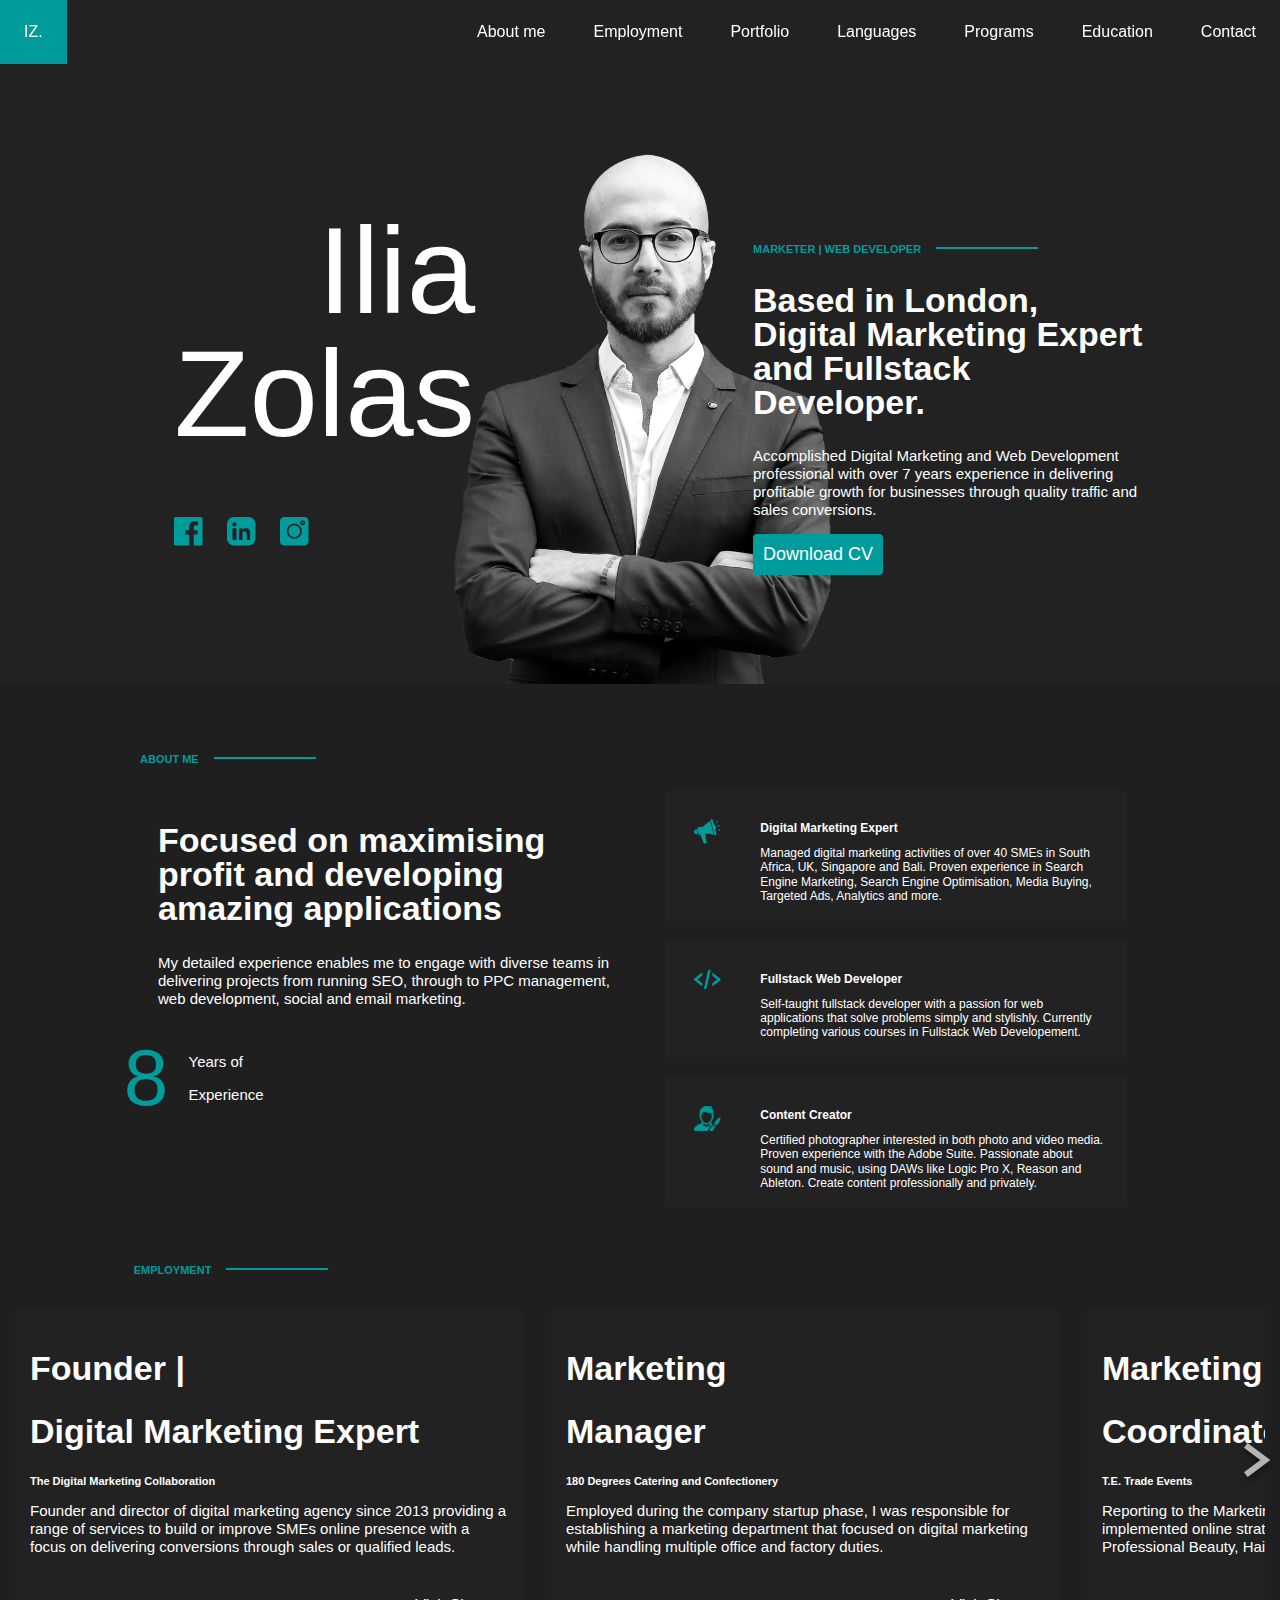
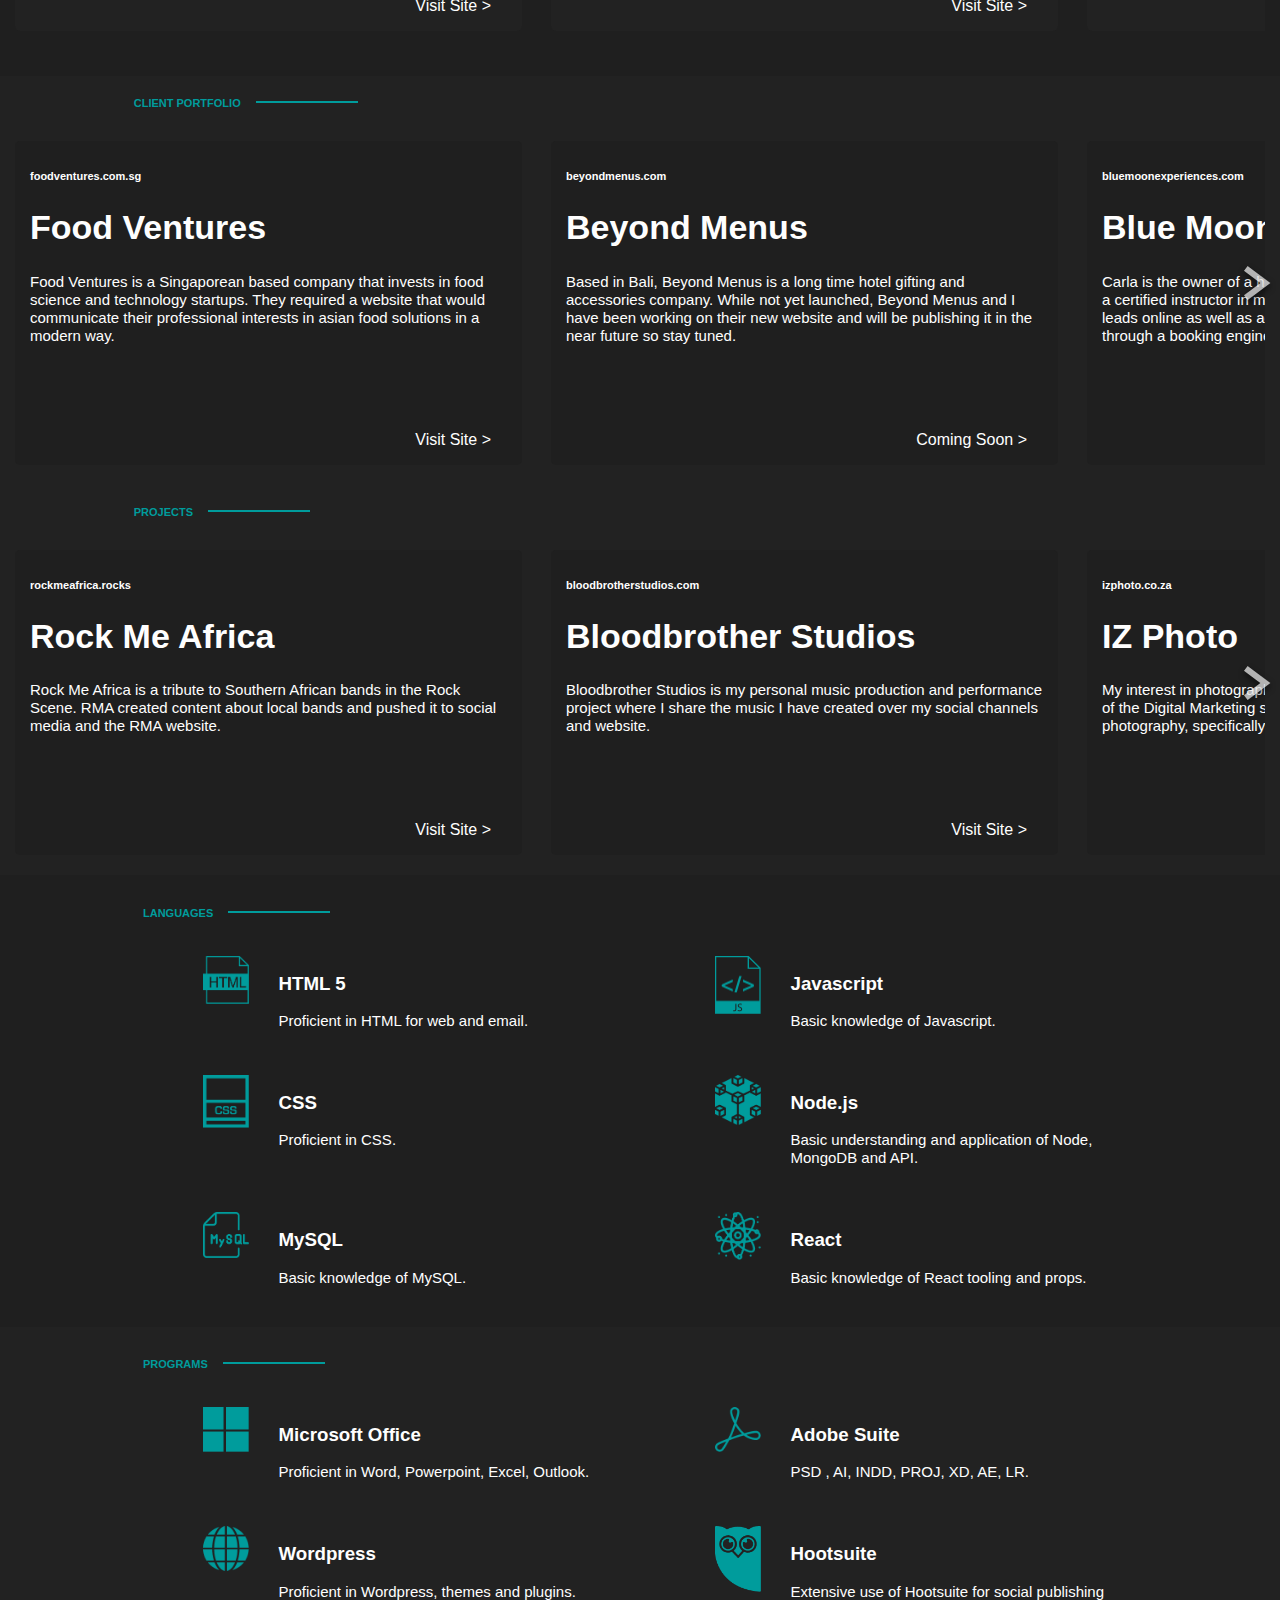
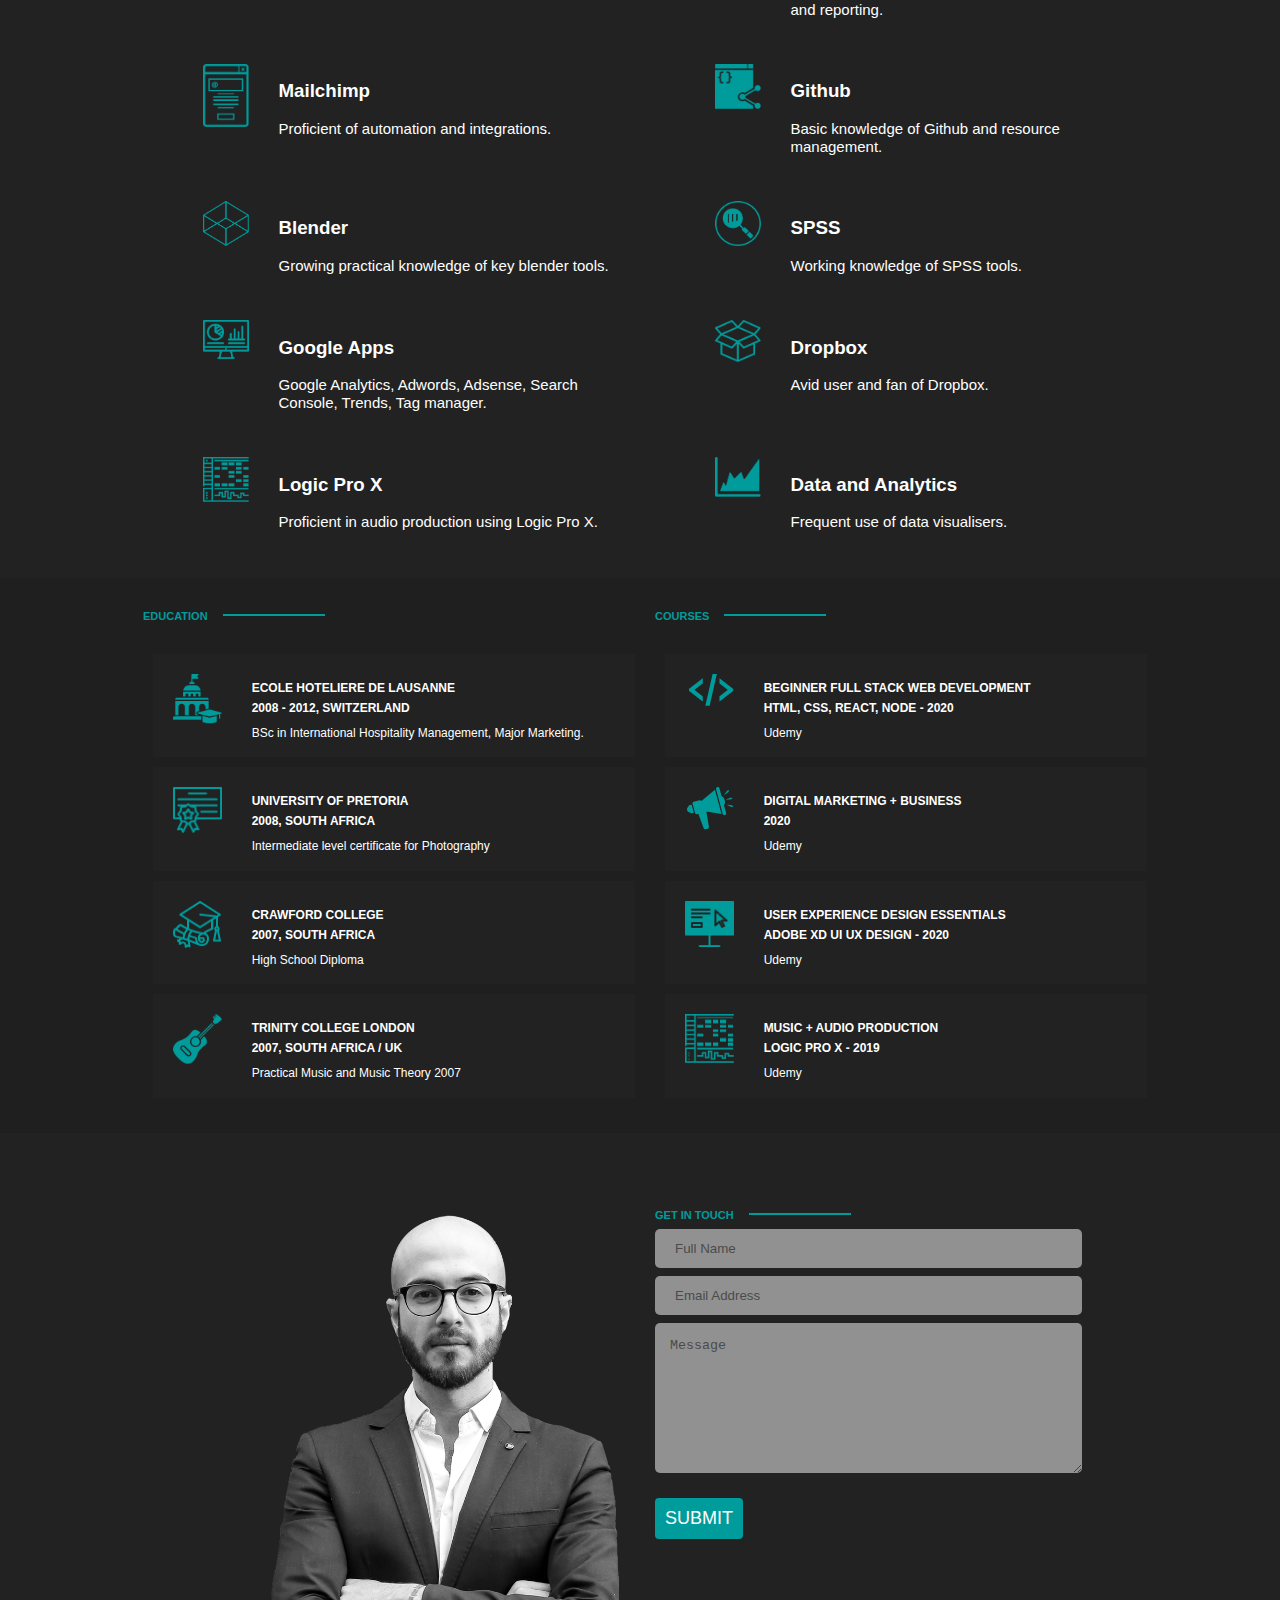
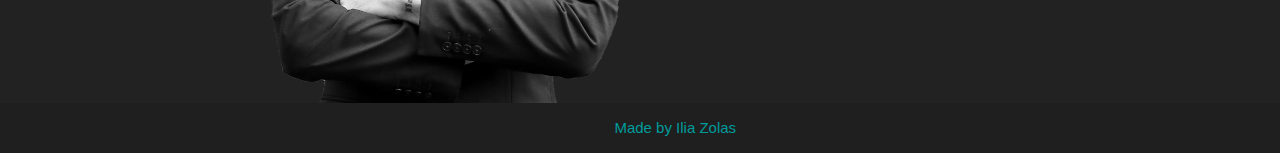
<file: index.html>
<!DOCTYPE html>
<html>

<head>
<title>Ilia Zolas</title>
<link rel="stylesheet" type="text/css" href="styles.css">
<link rel="icon" href="assets/favicon.png">

  <meta name="description" content="Digital Marketer and Fullstack Developer">
  <meta name="keywords" content="digital marketing manager, website manager, web developer, social media manager, social manager, social network manager, email marketing manager, paid advertising, ppc manager, manager ppc, content creator, marketing professional, fullstack developer, fullstack web developer, cv, online cv, portfolio">
  <meta name="author" content="Ilia Zolas">
  
  
  <meta property="og:title" content="Ilia Zolas - Digital Marketer and Fullstack Developer">
<meta property="og:description" content="Passionate about all things digital marketing as well as creating fullstack applications that solve problems stylishly.">
<meta property="og:image" content="https://iliazolas.com/assets/iliazolas-previews.png">
<meta property="og:url" content="https://iliazolas.com">
<meta name="twitter:card" content="summary_large_image">


<!--  Non-Essential, But Recommended -->

<meta property="og:site_name" content="Ilia Zolas">
<meta name="twitter:image:alt" content="Digital Marketer and Fullstack Developer">
<meta name="viewport" content="width=device-width, initial-scale=1">

</head>

<body>

<!-- Google Tag Manager (noscript) -->
<noscript><iframe src="https://www.googletagmanager.com/ns.html?id=GTM-P3PLXHX"
height="0" width="0" style="display:none;visibility:hidden"></iframe></noscript>
<!-- End Google Tag Manager (noscript) -->

<!-- NavBar -->

<nav class="navFloat">
    <ul class="topnav" id="hamburgerClick">        
        <li class="navLogo"><a href="#home">IZ.</a></li>
        <div class="nav-right">
            <li ><a href="#aboutme">About me</a></li>
            <li ><a href="#Employment">Employment</a></li>
            <li ><a href="#Portfolio">Portfolio</a></li>
            <li ><a href="#Languages">Languages</a></li>
            <li ><a href="#Programs">Programs</a></li>
            <li ><a href="#Education">Education</a></li>
            <li class="contactButton nav-right"><a href="#Contact">Contact</a></li>
        </div>
        <li class="hamburgerMenu"><a href="javascript:void(0);" onclick="dropdownMenu()">&#9776;</a></li>
    </ul> 
  
</nav>

<!-- 3 columns for header -->

<div class= "section-header" id="home">
   <div class="row">
   
        <div class="col-4">
           <div class="heroName">
           <img class="izMobile" src="assets/izMobile.png">
            <p class="fName">Ilia</p>
            <p class="sName">Zolas</p>
            </div>
        
            <div class="socialGroup">
                <a href="https://www.facebook.com/theDMCsa" class="social" target=_tab><img src="assets/fbicon.png"></a>
                <a href="https://www.linkedin.com/in/iliazolas/"class="social" target=_tab><img src="assets/LNicon.png"></a>
                <a href="https://www.instagram.com/ilia_thedmc/" class="social" target=_tab><img src="assets/IGicon.png"></a>
            </div>
       </div>
       
       <div class="col-4">
        <img class="picIZ" src="assets/iz_3.png" alt="Ilia Zolas">
       </div>
       
       <div class="col-4 heroBlurb">
        <h1 class="headerGreenLine">MARKETER | WEB DEVELOPER</h1>
        
        <h2>Based in London, Digital Marketing Expert and Fullstack Developer.</h2>
        <p>Accomplished Digital Marketing and Web Development professional with over 7 years experience in delivering profitable growth for businesses through quality traffic and sales conversions.</p>
        <button><a href="assets/pdf/IliaZOLAS-CV-2020vis.pdf" class="submitButton" download target=_tab >Download CV</a></button>
        </div>
    
    </div>
</div>
  
  
  <div class="section-subheader" id="aboutme">
  <div class="col-12">
   <h1 class="bulletView spaces headerGreenLine">ABOUT ME</h1>
   </div>
    <div class="row bulletView">
      <div class="col-6">
           <div class="col-12">
            <h2>Focused on maximising profit and developing amazing applications</h2>
            <p>My detailed experience enables me to engage with diverse teams in delivering projects from running SEO, through to PPC management, web development, social and email marketing.</p>
               </div>
                <div class="row">
                   <div class="col-1">
                        <p class="eightYears">8</p>
                    </div>
                        <div class="col-11 eightyearsText">
                            <p>Years of</p>
                            <p>Experience</p>
                    </div>
                </div>
        </div>
        
        <!-- 3 hoz Panels stacked ontop of each other for core roles -->
        
        <div class="col-6">
               <div class="row">
                <div class="corePanel">
                <div class="row">
                    <div class="col-2">
                    <img class="aboutIcons" src="assets/digitalm-icon.png">
                    </div>
                <div class="col-10">
                <h3 class="headerHeading">Digital Marketing Expert</h3>
                <p class="headerBodyText" >Managed digital marketing activities of over 40 SMEs in South Africa, UK, Singapore and Bali. Proven experience in Search Engine Marketing, Search Engine Optimisation, Media Buying, Targeted Ads, Analytics and more.</p>
                </div>
                </div>
                </div>
                </div>
                
                 <div class="row">
                <div class="corePanel">
                <div class="row">
                    <div class="col-2">
                    <img class="aboutIcons" src="assets/full-icon.png">
                    </div>
                <div class="col-10">
                <h3 class="headerHeading">Fullstack Web Developer</h3>
                <p class="headerBodyText">Self-taught fullstack developer with a passion for web applications that solve problems simply and stylishly. Currently completing various courses in Fullstack Web Developement.</p>
                </div>
                </div>
                </div>
                </div>
                
                 <div class="row">
                <div class="corePanel">
                <div class="row">
                    <div class="col-2">
                    <img class="aboutIcons" src="assets/content-icon.png">
                    </div>
                <div class="col-10">
                <h3 class="headerHeading">Content Creator</h3>
                <p class="headerBodyText">Certified photographer interested in both photo and video media. Proven experience with the Adobe Suite. Passionate about sound and music, using DAWs like Logic Pro X, Reason and Ableton. Create content professionally and privately.</p>
                </div>
                </div>
                </div>
                </div>
        </div>
      </div>
</div>
 
 
     <!-- Scrolling cards hoz for experience and projects -->
     
<div class="row" id="Employment">
  <div class="col-12 section-subheader">
   <h1 class="headerGreenLine headerJustify">Employment</h1>
   
                <div class="boxHoz" id="boxHoz">  <!-- this class applies to all category cards -->
                <div class="cardEmployment">
                    <h2>Founder | </h2>
                    <h2>Digital Marketing Expert</h2>
                    <h4>The Digital Marketing Collaboration</h4>
                    <p class="cardText">Founder and director of digital marketing agency since 2013 providing a range of services to build or improve SMEs online presence with a focus on delivering conversions through sales or qualified leads.</p>
                    <a href="https://www.thedmcsa.co.za/" class="readMore-employ" target=_blank>Visit site ></a>
                </div>
                <div class="cardEmployment">
                   <h2>Marketing</h2>
                    <h2>Manager</h2>
                    <h4>180 Degrees Catering and Confectionery</h4>
                    <p class="cardText">Employed during the company startup phase, I was responsible for establishing a marketing department that focused on digital marketing while handling multiple office and factory duties.</p>
                    <a href="https://www.180degrees.co.za/" class="readMore-employ" target=_blank>Visit site ></a>
                </div>
                <div class="cardEmployment">
                    <h2>Marketing </h2>
                    <h2>Coordinator</h2>
                    <h4>T.E. Trade Events</h4>
                    <p class="cardText">Reporting to the Marketing Manager and Director, I created and implemented online strategies for multiple subsidiary brands in Professional Beauty, Hair, Aesthetics and Facilities Management.</p>
                    <a href="https://www.probeauty.co.za/" class="readMore-employ" target=_blank>Visit site ></a>
                </div>
                 <div class="cardEmployment">
                    <h2>Assistant </h2>
                    <h2>Brand Manager</h2>
                    <h4>Guitar Excellence</h4>
                    <p class="cardText">Reporting to the Founder and CEO of GE, I developed online lesson material, introduced business management practices and assisted in digital marketing and content strategies.</p>
                    <a href="https://www.guitarexcellence.co.za/" class="readMore-employ" target=_blank>Visit site ></a>
                </div>
            </div>
                
    </div> 
                   <!-- Scrolling cards Arrows for employment row -->
                   <div class="rowpaddle">
                            <div class="paddles">
		                      <img src="assets/arrowLeft.png" class="left-paddle paddle hidden">
		                      <img src="assets/arrowRight.png" class="right-paddle paddle" id="rightPaddle">
	                       </div>
                    </div>
       
</div>
    

<div class="row">
  <div class="col-12">
   <h1 class="headerGreenLine headerJustify" id="Portfolio">Client Portfolio</h1>
   
                <div class="boxHoz" id="boxHozCl">
                <div class="cardExperience">
                    <h4>foodventures.com.sg</h4>
                    <h2>Food Ventures</h2>
                    <p class="cardText">Food Ventures is a Singaporean based company that invests in food science and technology startups. They required a website that would communicate their professional interests in asian food solutions in a modern way.</p>
                    <a href="https://foodventures.com.sg/" class="readMore" target=_blank>Visit site ></a>
                </div>
                <div class="cardExperience">
                   <h4>beyondmenus.com</h4>
                    <h2>Beyond Menus</h2>
                    <p class="cardText">Based in Bali, Beyond Menus is a long time hotel gifting and accessories company. While not yet launched, Beyond Menus and I have been working on their new website and will be publishing it in the near future so stay tuned.</p>
                    <a href="#" class="readMore" target=_blank>Coming soon ></a>
                </div>
                <div class="cardExperience">
                    <h4>bluemoonexperiences.com </h4>
                    <h2>Blue Moon Experiences</h2>
                    <p class="cardText">Carla is the owner of a health and wellness company in Bali who is also a certified instructor in many practices and needed a way to capture leads online as well as accept payments for any online bookings made through a booking engine.</p>
                    <a href="https://www.bluemoonexperiences.com/" class="readMore" target=_blank>Visit site ></a>
                </div>
                <div class="cardExperience">
                    <h4>susewi.life </h4>
                    <h2>Susewi</h2>
                    <p class="cardText">With a team of experts situated in multiple locations around the world, Susewi produces algae based solutions for the food market with a current interest in fish feed substitutes. They needed a modern site that would emmulate their values.</p>
                    <a href="https://www.susewi.life/" class="readMore" target=_blank>Visit site ></a>
                </div>
                <div class="cardExperience">
                    <h4>munchachos.com </h4>
                    <h2>Munchachos</h2>
                    <p class="cardText">A London based startup, I reported to the CEO and Founder as well as managed the digital marketing activities and site of the brand; a food subscription box delivered weekly to families who want a healthy alterantive to snacking for children.</p>
                    <a href="https://munchachos.com/" class="readMore" target=_blank>Visit site ></a>
                </div>
                <div class="cardExperience">
                    <h4>koenarch.co.za </h4>
                    <h2>K+A Architecture</h2>
                    <p class="cardText">Architect Brodwen Koen owns an Architecture Firm in South Africa that has been involved in over 100 projects ranging in construction costs from R2.5m to R1.32 billion. I created the K+A website as well as managed their digital marketing activities.</p>
                    <a href="https://koenarch.co.za/" class="readMore" target=_blank>Visit site ></a>
                </div>
                <div class="cardExperience">
                    <h4>180degrees.co.za </h4>
                    <h2>180 Degrees CC</h2>
                    <p class="cardText">180 is a food service provider in South Africa specialising in catering and confectionery. They are also highly recongised for their line of catalogue and speciality cakes. I currently manage the 180 site as well as their digital marketing.</p>
                    <a href="https://www.180degrees.co.za/" class="readMore" target=_blank>Visit site ></a>
                </div>
                <div class="cardExperience">
                    <h4>jacfest.com </h4>
                    <h2>Jacfest</h2>
                    <p class="cardText">Jacfest are a team of music event organisers and artists based in Cambridge, UK. They needed a website that looked alive that could also issue tickets, accept payments easily and check-in guests to upcoming events. </p>
                    <a href="#" class="readMore" target=_blank>Visit site ></a>
                </div>
                <div class="cardExperience">
                    <h4>hugoyoshikawa.com </h4>
                    <h2>Hugo Yoshikawa</h2>
                    <p class="cardText">Hugo is an Illustrator working between Spain and London. Hugo wanted a site that would show off his work in a simple and modern way while also allowing people to purchase his artwork and other merchandise from his site securely.</p>
                    <a href="https://www.hugoyoshikawa.com/" class="readMore" target=_blank>Visit site ></a>
                </div>
                 <div class="cardExperience">
                    <h4>billionairesrowsa.co.za </h4>
                    <h2>Billionaires Row</h2>
                    <p class="cardText">Based in both America and South Africa, Billionaires Row sells premium luxury products, with champagne being its flagship seller. I created the site for the South African branch and managed their monthly digital marketing activities.</p>
                    <a href="http://billionairesrowsa.co.za/" class="readMore" target=_blank>Visit site ></a>
                </div>
                <div class="cardExperience">
                    <h4>timonandmati.com </h4>
                    <h2>MATI Trader</h2>
                    <p class="cardText">MATI provides both free and paid educational resources for trading on the stock exchange. MATI needed a website that could sell their lesson material and accept online payments as well as capture leads and subscribers using automation. </p>
                    <a href="https://www.timonandmati.com/" class="readMore" target=_blank>Visit site ></a>
                </div>
                 <div class="cardExperience">
                    <h4>south-alpha.co.za </h4>
                    <h2>South Alpha</h2>
                    <p class="cardText">A Real Estate research and advisory company based in South Africa, South Alpha is currently developing their website with me as well as developing a webapp which we hope to release the BETA version in the near future.</p>
                    <a href="https://www.south-alpha.co.za/" class="readMore" target=_blank>Coming soon ></a>
                </div>
                 <div class="cardExperience">
                    <h4>moopendentistry.co.za </h4>
                    <h2>Moopen Dentistry</h2>
                    <p class="cardText">A family practice, Moopen Dentistry needed a website that shared relevant information with its potential patients as well as capture leads and requests for bookings while maintaining a positive and vibrant user user interface.</p>
                    <a href="https://www.moopendentistry.com/" class="readMore" target=_blank>Visit site ></a>
                </div>
                <div class="cardExperience">
                    <h4>79auvodka.co.za </h4>
                    <h2>79 Au Vodka</h2>
                    <p class="cardText">A Vodka filtered through gold, 79 Au Vodka is a startup company based in South Africa and the UK aiming at leaving their mark as a premium Vodka producer globally. 79 Au needed a simple website for their South African branch.</p>
                    <a href="https://79auvodka.co.za/" class="readMore" target=_blank>Visit site ></a>
                </div>
                 <div class="cardExperience">
                    <h4>paxmediators.co.za </h4>
                    <h2>PAX Mediators</h2>
                    <p class="cardText">Owned by Jacqui O'Brien, PAX is a mediation company focusing on divorce, family and workplace mediation in Johannesburg, South Africa. The PAX website was built with Xara Web Designer and was also one of my earlier builds.</p>
                    <a href="http://paxmediators.co.za/" class="readMore" target=_blank>Visit site ></a>
                </div>
                </div>
                
            
    </div> 
       <!-- Scrolling cards Arrows for client portfolio row -->
                   <div class="rowpaddle">
                            <div class="paddles">
		                      <img src="assets/arrowLeft.png" class="left-paddle paddle hidden">
		                      <img src="assets/arrowRight.png" class="right-paddley paddle">
	                       </div>
                    </div>   
</div>

<div class="row">
  <div class="col-12">
   <h1 class="headerGreenLine headerJustify">Projects</h1>
   
                <div class="boxHoz" id="boxHozCr">
                <div class="cardProjects">
                    <h4>rockmeafrica.rocks </h4>
                    <h2>Rock Me Africa</h2>
                    <p class="cardText">Rock Me Africa is a tribute to Southern African bands in the Rock Scene. RMA created content about local bands and pushed it to social media and the RMA website.  </p>
                    <a href="http://www.rockmeafrica.rocks/" class="readMore" target=_blank>Visit site ></a>
                </div>
                <div class="cardProjects">
                   <h4>bloodbrotherstudios.com</h4>
                    <h2>Bloodbrother Studios</h2>
                    <p class="cardText">Bloodbrother Studios is my personal music production and performance project where I share the music I have created over my social channels and website.</p>
                    <a href="http://www.bloodbrotherstudios.com/" class="readMore" target=_blank>Visit site ></a>
                </div>
                <div class="cardProjects">
                    <h4>izphoto.co.za </h4>
                    <h2>IZ Photo</h2>
                    <p class="cardText">My interest in photography has led me to do a number of shoots outside of the Digital Marketing space. IZ Photo encompases my passion for photography, specifically fashion and portrait photography.</p>
                    <a href="http://www.izphoto.co.za/" class="readMore" target=_blank>Visit site ></a>
                </div>
                 <div class="cardProjects">
                    <h4>vault.thedmcsa.co.za </h4>
                    <h2>Vault</h2>
                    <p class="cardText">Vault contains all of my unused content and allows subscribers full access to and usage of the content they download from Vault. It contains photos, videos and audio files that can be used in projects.</p>
                    <a href="http://www.vault.thedmcsa.co.za/" class="readMore" target=_blank>Visit site ></a>
                </div>
                </div>
                
            
    </div>   
    
       <!-- Scrolling cards Arrows for projects row -->
                   <div class="rowpaddle">
                            <div class="paddles">
		                      <img src="assets/arrowLeft.png" class="left-paddle paddle hidden">
		                      <img src="assets/arrowRight.png" class="right-paddler paddle">
	                       </div>
                    </div>   
      
</div>
 
 
 
    
  <!-- Section Languages -->
  <div class="section-subheader">
   <div class="bulletView " id="Languages">
    <h1 class="col-12 headerGreenLine" id="languageHeader">Languages</h1>
   </div>
   <div>
  
  <div class="row bulletView">
       <div class="row">
        <div class="col-6">
            <div class="row">
                <div class="col-3">
                 <img class="largeIcons" src="assets/html.png">
                </div>
                <div class="col-9">
                    <h3>HTML 5</h3>
                    <p>Proficient in HTML for web and email.</p>
                </div>
             </div>
         </div>
         <div class="col-6">
            <div class="row">
                <div class="col-3">
                 <img class="largeIcons" src="assets/js.png">
                </div>
                <div class="col-9">
                    <h3>Javascript</h3>
                    <p>Basic knowledge of Javascript.</p>
                </div>
             </div>
         </div> 
    </div>
</div>
    
    
    <div class="row bulletView">
       <div class="row">
        <div class="col-6">
            <div class="row">
                <div class="col-3">
                 <img class="largeIcons" src="assets/css.png">
                </div>
                <div class="col-9">
                    <h3>CSS</h3>
                    <p>Proficient in CSS.</p>
                </div>
             </div>
         </div>
         <div class="col-6">
            <div class="row">
                <div class="col-3">
                 <img class="largeIcons" src="assets/node.png">
                </div>
                <div class="col-9">
                    <h3>Node.js</h3>
                    <p>Basic understanding and application of Node, MongoDB and API.</p>
                </div>
             </div>
         </div> 
    </div>
</div>
    
        <div class="row bulletView">
       <div class="row">
        <div class="col-6">
            <div class="row">
                <div class="col-3">
                 <img class="largeIcons" src="assets/mysql.png">
                </div>
                <div class="col-9">
                    <h3>MySQL</h3>
                    <p>Basic knowledge of MySQL.</p>
                </div>
             </div>
         </div>
         <div class="col-6">
            <div class="row">
                <div class="col-3">
                 <img class="largeIcons" src="assets/react.png">
                </div>
                <div class="col-9">
                    <h3>React</h3>
                    <p>Basic knowledge of React tooling and props.</p>
                </div>
             </div>
         </div> 
    </div>
      
       </div>
      </div> 
     </div>
      
      
  <!-- Section Programs -->
  <div class="lightGrey bulletView" id="Programs">
    <h1 class="col-12 headerGreenLine" id="languageHeader">Programs</h1>
   </div>
  
  <div>
  <div class="row bulletView">
       <div class="row">
        <div class="col-6">
            <div class="row">
                <div class="col-3">
                 <img class="largeIcons" src="assets/micro.png">
                </div>
                <div class="col-9">
                    <h3>Microsoft Office</h3>
                    <p>Proficient in Word, Powerpoint, Excel, Outlook.</p>
                </div>
             </div>
         </div>
         <div class="col-6">
            <div class="row">
                <div class="col-3">
                 <img class="largeIcons" src="assets/adobe.png">
                </div>
                <div class="col-9">
                    <h3>Adobe Suite</h3>
                    <p>PSD , AI, INDD, PROJ, XD, AE, LR.</p>
                </div>
             </div>
         </div> 
    </div>
</div>
    
    
    <div class="row bulletView">
       <div class="row">
        <div class="col-6">
            <div class="row">
                <div class="col-3">
                 <img class="largeIcons" src="assets/wordpress.png">
                </div>
                <div class="col-9">
                    <h3>Wordpress</h3>
                    <p>Proficient in Wordpress, themes and plugins.</p>
                </div>
             </div>
         </div>
         <div class="col-6">
            <div class="row">
                <div class="col-3">
                 <img class="largeIcons" src="assets/hootsuite.png">
                </div>
                <div class="col-9">
                    <h3>Hootsuite</h3>
                    <p>Extensive use of Hootsuite for social publishing and reporting.</p>
                </div>
             </div>
         </div> 
    </div>
</div>
    
        <div class="row bulletView">
       <div class="row">
        <div class="col-6">
            <div class="row">
                <div class="col-3">
                 <img class="largeIcons" src="assets/mailchimp.png">
                </div>
                <div class="col-9">
                    <h3>Mailchimp</h3>
                    <p>Proficient of automation and integrations.</p>
                </div>
             </div>
         </div>
         <div class="col-6">
            <div class="row">
                <div class="col-3">
                 <img class="largeIcons" src="assets/githun.png">
                </div>
                <div class="col-9">
                    <h3>Github</h3>
                    <p>Basic knowledge of Github and resource management.</p>
                </div>
             </div>
         </div> 
    </div>
      
       </div>
       
     </div>
      
      <div class="row bulletView">
       <div class="row">
        <div class="col-6">
            <div class="row">
                <div class="col-3">
                 <img class="largeIcons" src="assets/blender.png">
                </div>
                <div class="col-9">
                    <h3>Blender</h3>
                    <p>Growing practical knowledge of key blender tools.</p>
                </div>
             </div>
         </div>
         <div class="col-6">
            <div class="row">
                <div class="col-3">
                 <img class="largeIcons" src="assets/spss.png">
                </div>
                <div class="col-9">
                    <h3>SPSS</h3>
                    <p>Working knowledge of SPSS tools.</p>
                </div>
             </div>
         </div> 
    </div>
</div>
    
    
    <div class="row bulletView">
       <div class="row">
        <div class="col-6">
            <div class="row">
                <div class="col-3">
                 <img class="largeIcons" src="assets/google%20apps.png">
                </div>
                <div class="col-9">
                    <h3>Google Apps</h3>
                    <p>Google Analytics, Adwords, Adsense, Search Console, Trends, Tag manager.</p>
                </div>
             </div>
         </div>
         <div class="col-6">
            <div class="row">
                <div class="col-3">
                 <img class="largeIcons" src="assets/dropbox.png">
                </div>
                <div class="col-9">
                    <h3>Dropbox</h3>
                    <p>Avid user and fan of Dropbox.</p>
                </div>
             </div>
         </div> 
    </div>
</div>
    
        <div class="row bulletView">
       <div class="row">
        <div class="col-6">
            <div class="row">
                <div class="col-3">
                 <img class="largeIcons" src="assets/logic.png">
                </div>
                <div class="col-9">
                    <h3>Logic Pro X</h3>
                    <p>Proficient in audio production using Logic Pro X.</p>
                </div>
             </div>
         </div>
         <div class="col-6">
            <div class="row">
                <div class="col-3">
                 <img class="largeIcons" src="assets/tableau.png">
                </div>
                <div class="col-9">
                    <h3>Data and Analytics</h3>
                    <p>Frequent use of data visualisers.</p>
                </div>
             </div>
         </div> 
    </div>
</div>
     <br>
     <br>
      

<!-- Education and Courses Section -->
<!-- Section left -->
 
  <div class="section-subheader">
  <div class="row bulletView" id="Education">
   <h1 class="col-6 headerGreenLine" id="languageHeader">Education</h1>
   <h1 class="col-6 headerGreenLine courses"id="languageHeader">Courses</h1>
   </div>
   
   
    <div class="row bulletView">
        
        <div class="col-6">
              
               <div class="row corePanel">
                    <div class="col-2">
                    <img class="smallIcons" src="assets/ehl.png">
                    </div>
                <div class="col-10">
                    <h1 class="headerHeading">Ecole Hoteliere de Lausanne</h1>
                    <h1 class="headerHeading">2008 - 2012, Switzerland</h1>
                    <p  class="headerBodyText">BSc in International Hospitality Management, Major  Marketing.</p>
                </div>
                </div>
                
                
                
                  <div class="row corePanel">
                    <div class="col-2">
                    <img class="smallIcons" src="assets/unipretoria.png">
                    </div>
                <div class="col-10">
                    <h1 class="headerHeading">University of Pretoria</h1>
                    <h1 class="headerHeading">2008, South Africa</h1>
                    <p  class="headerBodyText">Intermediate level certificate for Photography</p>
                </div>
                </div>
             
                  <div class="row corePanel">
                    <div class="col-2">
                    <img class="smallIcons" src="assets/crawford.png">
                    </div>
                <div class="col-10">
                    <h1 class="headerHeading">Crawford College</h1>
                    <h1 class="headerHeading">2007, South Africa</h1>
                    <p  class="headerBodyText">High School Diploma</p>
                </div>
                </div>
                
                  <div class="row corePanel">
                    <div class="col-2">
                    <img class="smallIcons" src="assets/trinity.png">
                    </div>
                <div class="col-10">
                    <h1 class="headerHeading">Trinity College London</h1>
                    <h1 class="headerHeading">2007, South Africa / UK</h1>
                    <p  class="headerBodyText">Practical Music and Music Theory 2007</p>
                </div>
                </div>

        </div>
         <div class="col-6">
              
               <div class="row corePanel">
                    <div class="col-2">
                    <img class="smallIcons" src="assets/begfullstack.png">
                    </div>
                <div class="col-10">
                    <h1 class="headerHeading">Beginner Full Stack Web Development</h1>
                    <h1 class="headerHeading">HTML, CSS, React, Node - 2020</h1>
                    <p  class="headerBodyText">Udemy</p>
                </div>
                </div>
                
                
                
                  <div class="row corePanel">
                    <div class="col-2">
                    <img class="smallIcons" src="assets/socialcourse.png">
                    </div>
                <div class="col-10">
                    <h1 class="headerHeading">Digital Marketing + Business</h1>
                    <h1 class="headerHeading">2020</h1>
                    <p  class="headerBodyText">Udemy</p>
                </div>
                </div>
             
                  <div class="row corePanel">
                    <div class="col-2">
                    <img class="smallIcons" src="assets/ui.png">
                    </div>
                <div class="col-10">
                    <h1 class="headerHeading">User Experience Design Essentials</h1>
                    <h1 class="headerHeading">Adobe XD UI UX Design - 2020</h1>
                    <p  class="headerBodyText">Udemy</p>
                </div>
                </div>
                
                  <div class="row corePanel">
                    <div class="col-2">
                    <img class="smallIcons" src="assets/logicprox.png">
                    </div>
                <div class="col-10">
                    <h1 class="headerHeading">Music + Audio Production</h1>
                    <h1 class="headerHeading">Logic Pro X - 2019</h1>
                    <p  class="headerBodyText">Udemy</p>
                </div>
                </div>

        </div>
      </div>
           
      
</div>

<!-- Contact Form -->

<div class="row spaces" id="Contact">
     <div class="col-6">
       <img src="assets/iz_3.png" class="lastImage">
   </div>
   
   <div class="col-6 formEnd">
      
       <h1 class="headerGreenLine"> Get in touch</h1>
       
       <form method="post" action="/php/form-handler.php">
           
            
          <input type="text" id="fname" name="name" placeholder="Full Name" required>
           
            
          <input type="text" id="sname" name="email" placeholder="Email Address" required>
          
          
          <textarea name="message" rows="8" placeholder="Message" required></textarea>
          
          <input type="submit" class="formSubmitButton" value="SUBMIT">
          
        </form>
   </div>
</div>

<div class="section-subheader bottom-footer">
    <p class="footer-txt">Made by Ilia Zolas</p>
    
    <!--
    <a href="https://www.facebook.com/theDMCsa"><img src="assets/fbicon.png" class="socialIcon"></a>
    
    <a href="https://www.instagram.com/ilia_thedmc/"><img src="assets/IGicon.png" class="socialIcon"></a>
    
    <a href="https://www.linkedin.com/in/iliazolas/"><img src="assets/LNicon.png" class="socialIcon"></a>
    -->
    
</div>
  
  
<!-- Scripts -->
 
  <script src="js/mobile-nav.js"></script>
  <script src="https://ajax.googleapis.com/ajax/libs/jquery/1.7.1/jquery.min.js" type="text/javascript"></script>
   <script src="js/autoscroll.js"></script>
    
</body>

</html>
</file>
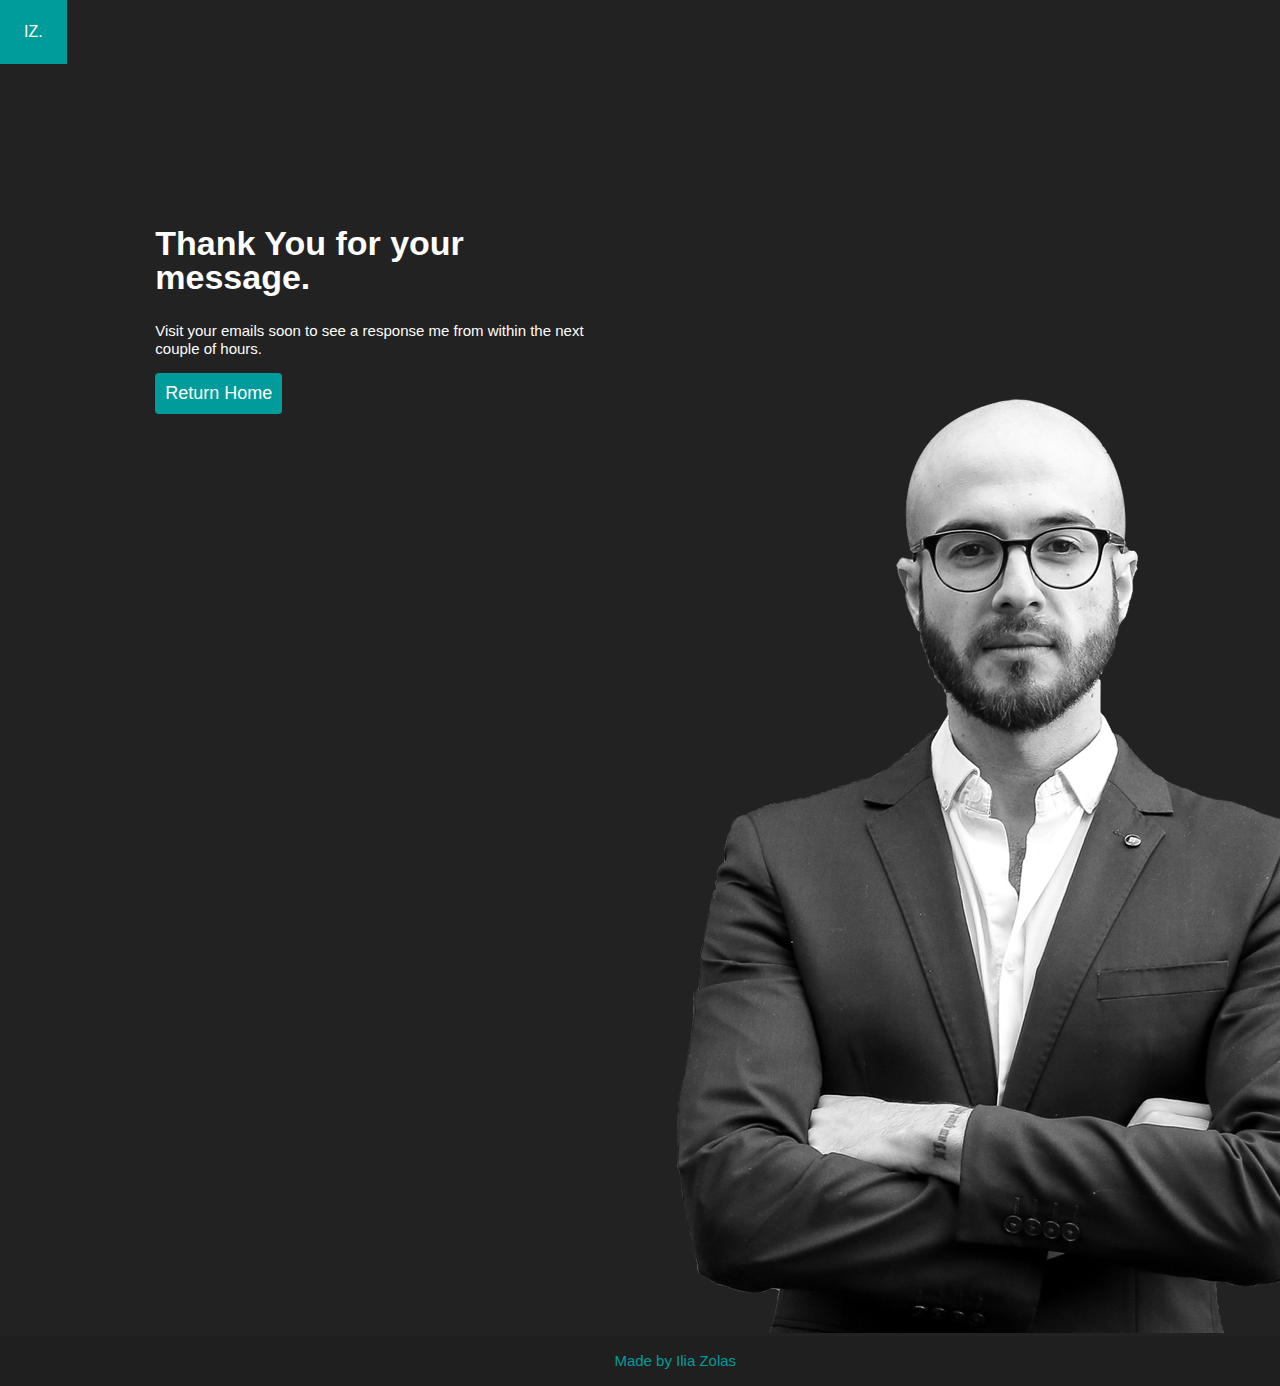
<file: thank-you.html>
<!DOCTYPE html>
<html>

<head>
<title>Ilia Zolas</title>
<link rel="stylesheet" type="text/css" href="styles.css">
<meta name="viewport" content="width=device-width, initial-scale=1">

<!-- Global site tag (gtag.js) - Google Analytics -->
<script async src="https://www.googletagmanager.com/gtag/js?id=UA-163591699-1"></script>
<script>
  window.dataLayer = window.dataLayer || [];
  function gtag(){dataLayer.push(arguments);}
  gtag('js', new Date());

  gtag('config', 'UA-163591699-1');
</script>


<!-- Global site tag (gtag.js) - Google Ads: 998840869 -->
<script async src="https://www.googletagmanager.com/gtag/js?id=AW-998840869"></script>
<script>
  window.dataLayer = window.dataLayer || [];
  function gtag(){dataLayer.push(arguments);}
  gtag('js', new Date());

  gtag('config', 'AW-998840869');
</script>

<!-- Event snippet for Website traffic conversion page -->
<script>
  gtag('event', 'conversion', {'send_to': 'AW-998840869/WIftCOyBzc4BEKW0pNwD'});
</script>


</head>

<body>

<!-- NavBar -->

<nav class="navFloat">
    <ul class="topnav" id="hamburgerClick">        
        <li class="navLogo"><a href="index.html">IZ.</a></li>
        <div class="nav-right">
          
        </div>
        <li class="hamburgerMenu"><a href="javascript:void(0);" onclick="dropdownMenu()">&#9776;</a></li>
    </ul> 
  
</nav>


<div class="row">
    <div class="col-6">
        <div class="thankmessage">
            <h2>Thank You for your message.</h2>
            <p> Visit your emails soon to see a response me from within the next couple of hours.</p>
        </div>
        <div class="buttonContainer">
            <button class="butthank">
            <a href="index.html">Return Home</a>
            </button>
        </div>
       
    </div>
    <div class="col-6">
        <div class="thankimg">
            <img  src="assets/iz_3.png">
        </div>
    </div>
    
</div>

<div class="section-subheader bottom-footer bottom-footer-thanks">
    <p class="footer-txt">Made by Ilia Zolas</p>
    
    <!--
    <a href="https://www.facebook.com/theDMCsa"><img src="assets/fbicon.png" class="socialIcon"></a>
    
    <a href="https://www.instagram.com/ilia_thedmc/"><img src="assets/IGicon.png" class="socialIcon"></a>
    
    <a href="https://www.linkedin.com/in/iliazolas/"><img src="assets/LNicon.png" class="socialIcon"></a>
    -->
    
</div>
  
  
<!-- hamburger menu script (i have pasted in own js file but not yet linked it) -->
 
  <script src="js/mobile-nav.js"></script>
    
</body>

</html>
</file>
<file: styles.css>
nav,
header,
footer {
    display: block;
}

body {
    background-color: #222222;
    line-height: 1;
    margin: 0;
}


/**** NAV BAR****/

nav {
    width: 100%;
    margin: 0;
    float:left;
    
    
}

nav.navFloat {
    position: fixed;
    z-index:10;
}

nav ul {
    background-color: rgba(255, 0, 0, 0.0);
    overflow: hidden;
    margin: 0;
    padding: 0;
}


ul.topnav li {
    list-style: none;
    float: left;  
}


.nav-right {
    float: right;
}

ul.topnav li.navLogo {
    float:left;
    background-color: #009c9c;
    
}


ul.topnav li a {
    display: block;
    text-decoration: none;
    min-height: 16px;
    text-align: center;
    padding: 24px;
    color: #FEFEFE;
    transition: 0.3s;
    
}


ul.topnav li a:hover {
    background-color: #009c9c;
}



ul.topnav li.hamburgerMenu {
    display: none;
}


/**** Character Types****/

h1 {
    color: #009c9c;
    text-transform: uppercase;
    font-size: 11px;
    font-family: Arial, Helvetica, sans-serif;
    font-weight: bold;
}

h2 {
    color: #FEFEFE;
    font-size: 34px;
    font-family: Arial, Helvetica, sans-serif;
    line-height: 1;
}



h3 {
    color: #FEFEFE;
    font-family: Arial, Helvetica, sans-serif;
}



h4 {
    color: #FEFEFE;
    font-size: 11px;
    font-family: Arial, Helvetica, sans-serif;
    
}



p {
    color: #FEFEFE;
    font-size: 15px;
    font-family: Arial, Helvetica, sans-serif;
    line-height: 1.2;
}

.headerJustify {
    padding-bottom: 25px;
    padding-left: 9.5%; 
}

#languageHeader {
    padding-bottom:0px;
    padding-top: 25px;
}

/* Green line */

.greenLine {
    border: 1px solid #009c9c;
}


/*#### Main header #####*/


.fName, .sName {
    display: block;
    color: #fff;
    font-size: 123px;
    text-align: right;
    padding: 0;
    padding-top: ;
    line-height: 0;
}

.heroName {
    padding-top: 13%;
    margin-right: -30%;
}


.picIZ {
    max-width: 100%;
    max-height: 100%;
    margin: auto;
    display: block;
}

.thankimg {
    padding-top: 360px;    
    max-height: 100%;
    float: left;
}

.thankmessage {
    float:left;
    margin-top: 30%;
    padding-left: 23%
   
}


.izMobile{
    display: none;
}


.headerHeading, .subMainHeading, .headerBodyText {
    color: #ffffff;
    text-align: left;
    font-size: 12px;
    font-family: Arial, Helvetica, sans-serif;
}

/* buttons */

button {
    color: #FEFEFE;
    background-color: #009c9c;
    font-size: 18px;
    border-width: 0px;
    border-radius: 4px;
    padding: 10px 10px 10px 10px;
    margin-bottom: 50px;
    
}

 .buttonContainer{
        display: block;
        float: left;
        padding-left: 23%;
}
     

.buttonthanks{
    
}

button.butthank a{
    float:right;
    text-decoration: none;
    color:#FEFEFE; 
}

button.a {
    text-decoration: none;
}
/* Row and col*/

.row {
  display: flex;
  width: 100%;
}

.row:after {
  display: block;
  clear: both;
    content:"";
}

.col-1 {width: 8.33%;}
.col-2 {width: 16.66%;}
.col-3 {width: 25%;}
.col-4 {width: 33.33%;}
.col-5 {width: 41.66%;}
.col-6 {width: 50%;}
.col-7 {width: 58.33%;}
.col-8 {width: 66.66%;}
.col-9 {width: 75%;}
.col-10 {width: 83.33%;}
.col-11 {width: 91.66%;}
.col-12 {width: 100%;}

* {
    box-sizing: border-box;
}


[class*="col-"]{
    border:0px solid red;
    padding:15px;
    /*padding-right:0px;*/
    padding-bottom:0px;
    float:left;
}


/* FB LN IG buttons on header */
.socialGroup {
    padding-left: 35%;
}

.social {
    display: inline;
    padding-left: 20px;
    color: #009c9c;
}

div.section-header {
    padding-top: 70px;
}

.section-subheader {
    background: #1F1F1F;
    padding-bottom: 25px;
}


.eightYears {
    color: #009c9c;
    font-size: 80px;
    float: right;
    line-height: 0;
    margin: 0 auto;
    padding-top: 40px;
}

.eightyearsText {
margin-left: -2%;
}

/* corePanels */

.corePanel {
    background-color: #222222;
    padding: 5px;
    margin: 10px;
}

.lightGrey {
    background-color:#222222;
    margin: 0px;
}


.container {
   background-image: url(assets/iz_2.png);
    float: left;
}



/* Form */

.formEnd {
    float: right;
}


input[type=text] {
    display:block;
  width: 70%;
  padding: 12px 20px;
  margin: 8px 0;
  box-sizing: border-box;
  opacity: 0.5;
    border-width: 0;
    border-radius: 5px;
}

input[type=textarea] {
    display:block;
  width: 70%;
  padding: 12px 20px;
  margin: 8px 0;
  box-sizing: border-box;
    opacity: 0.5;
    border-width: 0;
    border-radius: 5px;
}


img.lastImage {
    z-index: -1;
    height: 500px;
    float: right;
}

label {
    color: white;
    font-size: 15px;
    font-family: Arial, Helvetica, sans-serif;
    line-height: 1;
}

textarea {
    display:block;
    width: 70%;
    opacity: 0.5;
    margin-top: 5px;
     margin-bottom: 25px;
    padding: 15px;
    border-width: 0;
    border-radius: 5px;

    
}

/* Hoz s */

.boxHoz {
    
    overflow-x: scroll;
    overflow-y:hidden;
    white-space: nowrap;
    margin-bottom: 20px;
    scrollbar-width: none;
}


.boxHoz::-webkit-scrollbar {
    display: none;
}


.cardEmployment {
    display: inline-block;
    height: 100%;
    width: 507px;
    background-color: #222222;
    border-width: 0;
    border-radius: 5px;
    padding: 15px;
    margin-right: 25px;
    color: #FEFEFE;
    transition: 0.3s;
}

.cardEmployment:hover {
    display: inline-block;
    height: 100%;
    width: 507px;
    background-color: #009c9c;
    border-width: 0;
    border-radius: 5px;
    padding: 15px;
    margin-right: 25px;
    color: #FEFEFE;
}

.cardExperience {
    display: inline-block;
    height: 100%;
    width: 507px;
    background-color: #1F1F1F;
    border-width: 0;
    border-radius: 5px;
    padding: 15px;
    margin-right: 25px;
    color: #FEFEFE;
    transition: 0.3s;
}

.cardExperience:hover {
    display: inline-block;
    height: 100%;
    width: 507px;
    background-color: #009c9c;
    border-width: 0;
    border-radius: 5px;
    padding: 15px;
    margin-right: 25px;
    color: #FEFEFE;
}

.cardProjects {
    display: inline-block;
    height: 100%;
    width: 507px;
    background-color: #1F1F1F;
    border-width: 0;
    border-radius: 5px;
    padding: 15px;
    margin-right: 25px;
    color: #FEFEFE;
    transition: 0.3s;
}

.cardProjects:hover {
    display: inline-block;
    height: 100%;
    width: 507px;
    background-color: #009c9c;
    border-width: 0;
    border-radius: 5px;
    padding: 15px;
    margin-right: 25px;
    color: #FEFEFE;
}


.cardText {
    word-wrap: break-word;
    white-space: normal;
    line-height: 1.2;
}



.readMore {
    display: inline-block;
    text-transform: capitalize;
    margin-top: 70px;
    float:right;
    color: #FEFEFE;
    padding: 2px 16px;
    text-decoration: none;
    font-family: Arial, Helvetica, sans-serif;
}

.readMore-employ {
    display: inline-block;
    text-transform: capitalize;
    margin-top: 25px;
    float:right;
    color: #FEFEFE;
    padding: 2px 16px;
    text-decoration: none;
    font-family: Arial, Helvetica, sans-serif;
}


/* Icons */

img.largeIcons {
    float: right;
    max-width: 50%;
   
}


.bulletView {
    width: 80%;
    margin: 0 auto;
}



img.smallIcons {
    float: right;
    max-width: 100%;
   
}


.aboutIcons {
    display:block;
    margin:auto;
    width: 60%;
    padding-top:10%;
}




.spaces {
    padding-top: 55px;
}


/* Hero sections */

.heroBlurb {
padding-top: 13%;
    margin-left: -9%;
}



a {
    text-decoration: none;
    font-family: Arial, Helvetica, sans-serif;
}

a.submitButton {
    text-decoration: none;
    font-family: Arial, Helvetica, sans-serif;
    color: #fff;
}

.formSubmitButton {
    color: #FEFEFE;
    background-color: #009c9c;
    font-size: 18px;
    border-width: 0px;
    border-radius: 4px;
    padding: 10px 10px 10px 10px;
    margin-bottom: 50px;
}




.headerGreenLine:after {
  content: "";
  position: absolute;
  border: 1px solid #009c9c;
  width: 100px;
  margin-left: 15px;
  margin-top: 3px;  
}


/**Bottom Footer **/


.bottom-footer{
    padding: 1px;
    padding-left: 48%;
    color: #009c9c;
}

.footer-txt {
    color: #009c9c;
}


.socialIcon {
    padding-left: 1%;
    padding-bottom: 1%;
    height: 30px;
}

/* Paddles */

.rowpaddle {
   	position: relative;
	
    
}

.paddle {
    position:absolute;
     top:45%;
}

.paddles { 
     
}

.left-paddle { 
    left: 0;
}

.right-paddle, .right-paddley, .right-paddler { 
    right: 0;
   
}

.hidden {
	display:none;
}


/* 1280 width of browser */

@media screen and (max-width: 1280px) {

    .heroName {
    padding-top: 16%;
    margin-right: -16%;
}
    
    .picIZ{
        padding-top:14%;
    }
    
    .aboutIcons {
    display: block;
    margin: auto;
    width: 100%;
    padding: 20%;
    
}

}



/* iPad browser - landscape */

@media screen and (max-width: 1024px) and (orientation:landscape)  {

    .heroName {
    padding-top: 45%;
    margin-right: -16%;
    }
    
    .heroBlurb {
    padding-top: 5%;
    margin-right: -16%;
    }
    
    .fName, .sName {
        font-size: 80px;
    }
    
    .picIZ {
    display:block;
        padding-top: 40%; 
       
    }
    
}



/*#### Mobile styles #####*/

@media screen and (max-width: 768px) {
    
    ul.topnav li:not(:nth-child(1)) {
        display:none;
    }
    
    ul.topnav li.hamburgerMenu{
        display: block;
        float: right;
        z-index: 99;
    }
    
    ul.topnav.responsive li.hamburgerMenu {
        position: absolute;
        top: 0;
        right: 0;
    }
    
    
    div.nav-right {
        display: none;

       
    }
    
    ul.topnav.responsive {
        position: relative;
        background-color: rgb(0, 156, 156, 0.8);

    }
    
    ul.topnav.responsive li {
        display: inline;
        float: none;
    }
    
    ul.topnav.responsive li a {
        display: block;
        text-align: left;
    }
    
    ul.topnav.responsive div.nav-right {
        display: inline;
        float: left;
        width: 100%;
}
    
    .picIZ {
        display:none;
         padding: 0;
        margin: 0;
    }
    
    
    .col-4 {
        width:100%;
        margin:0;
    }
    
     .col-6 {
        width:100%;
        margin:0;
    }
    
    .heroBlurb {
    padding-top: 0;
    margin: 0;
}
    .heroName {
    padding-top: 0;
    margin: 0;
}
    div.heroName,
    div.heroBlurb {
        overflow: 
    }
    .fName, .sName {
    text-align: center;
}
    
    .row {
  display: block;
  width: 100%;
}
    
    .lastImage {
        display: none;
    }
    
    .courses {
        display: none;
    }
    
    .formEnd {
        padding-left:25%;
    }
    
    .bottom-footer {
        padding-left: 39.5%;
    }
    
    div.bottom-footer a{
        padding-left: 2.1%;
    }
    
    .izMobile{
        display: block;
        margin:0 auto;
        width:40%;
    }
    
    h2 {
    font-size: 28px;
    }
    
    p {
        font-size: 16px;
    }
    
    .submitButton {
        margin-bottom: 50px;
    }
    
    div.sectionheader button.submitButton {
        margin-bottom: 50px;
    }
    
    .aboutIcons {
    display:block;
    margin:auto;
    width: 100%;
    padding-top:10%;
    }
    
    .eightYears {
    display: none;
    }

    .eightyearsText {
    display:none;
    }
    
    

    

.cardEmployment,.cardExperience,
.cardProjects   {
    height: 100%;
    width: 345px;
}

.cardEmployment:hover,.cardExperience:hover,
.cardProjects:hover {
    height: 100%;
    width: 345px;
}
    

.cardText {
    word-wrap: break-word;
    white-space: normal;
    line-height: 1.2;
}



.readMore {
    display: inline-block;
    text-transform: uppercase;
    margin-top: 50px;
    float:right;
    color: #FEFEFE;
    padding: 2px 16px;
    text-decoration: none;
    font-family: Arial, Helvetica, sans-serif;
    
}
    
.readMore-employ{
    display: inline-block;
    text-transform: uppercase;
    margin-top: 5px;
    float:right;
    color: #FEFEFE;
    padding: 2px 16px;
    text-decoration: none;
    font-family: Arial, Helvetica, sans-serif;
    
}
    
    .formSubmitButton {
    color: #FEFEFE;
    background-color: #009c9c;
    font-size: 18px;
    border-width: 0px;
    border-radius: 4px;
    padding: 10px 10px 10px 10px;
    margin-bottom: 50px;
        -webkit-appearance: none;
}
    
    .socialIcon {
    padding-left: 2%;
    padding-bottom: 1%;
    height: 25px;
}
    
    .buttonContainer{
        float: right;
        padding-left: 50px;
        margin-top: -25px;
    
}

    .butthank {
    
    }
    
    .thankimg {
    display:none;
    }
    
    .bottom-footer-thanks {
        display: none;
    }
    
    .paddle {
     top:210px;
    }
    
}
</file>
